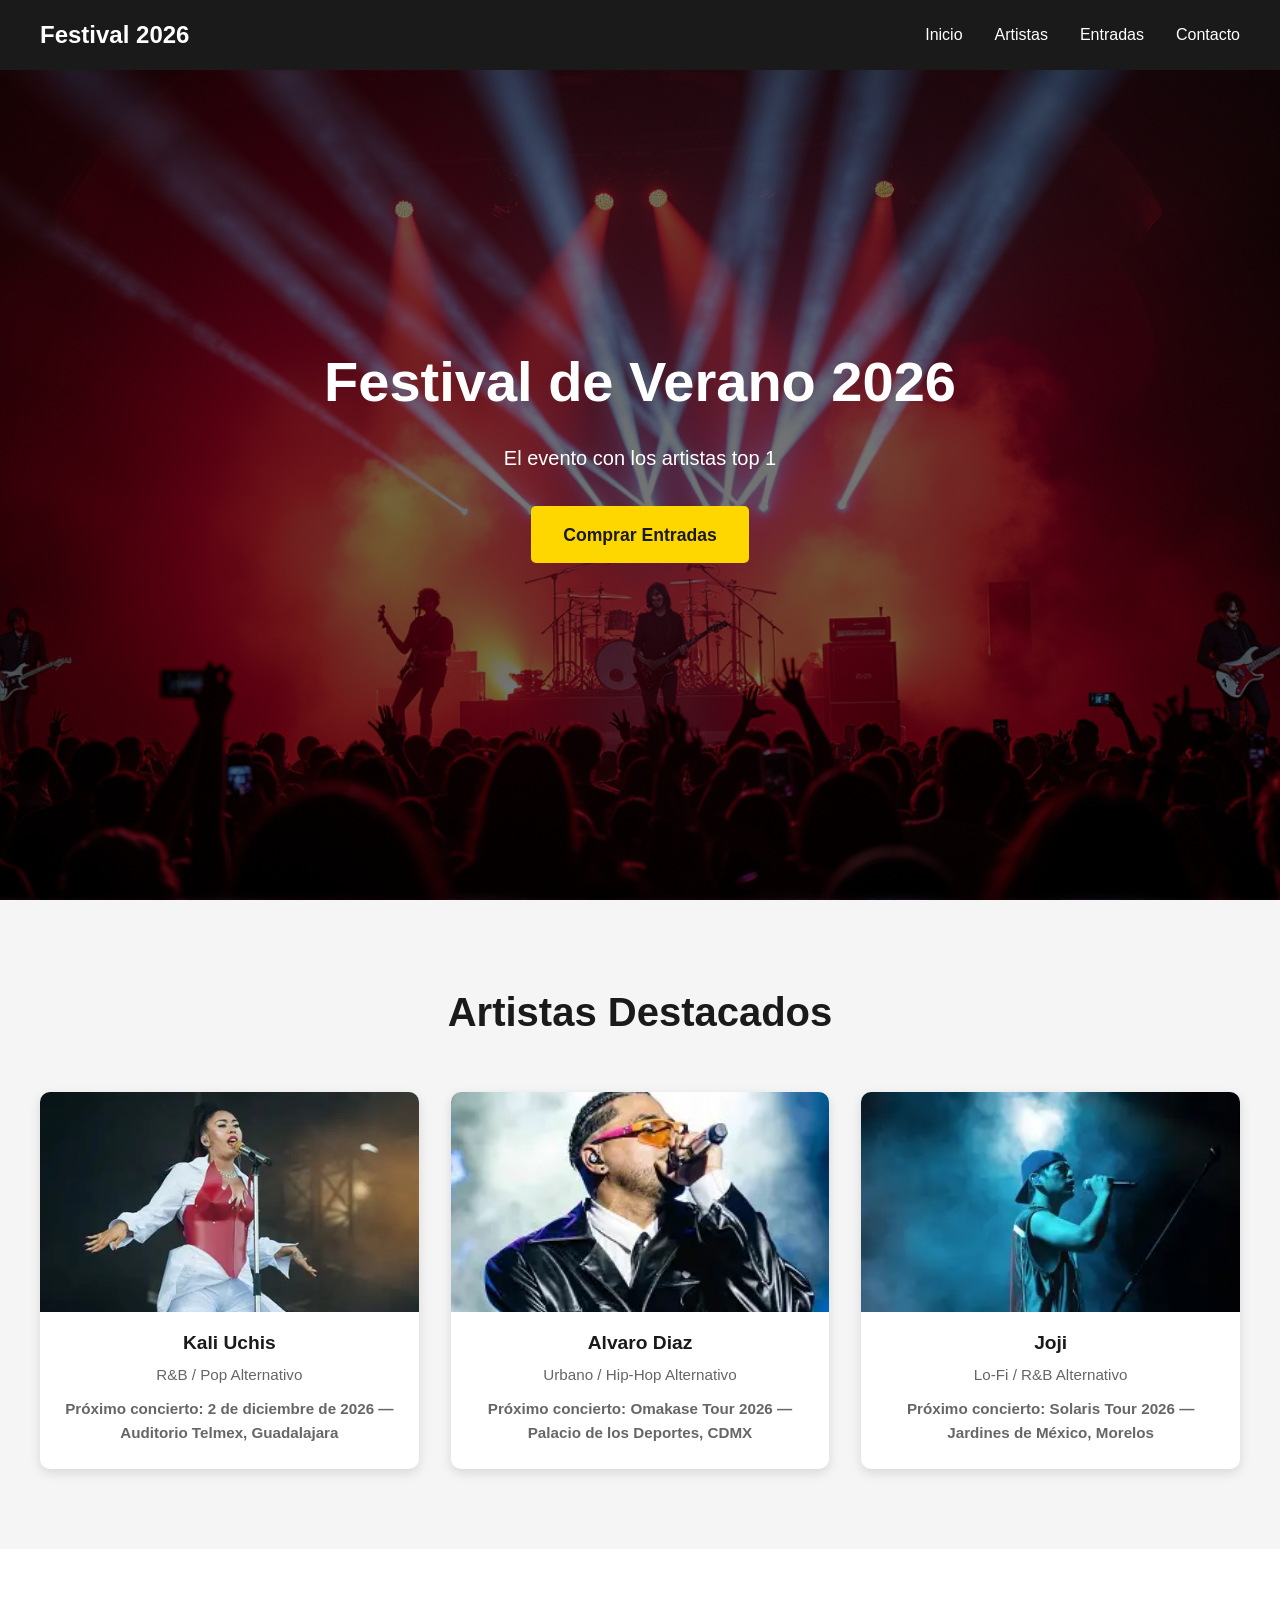
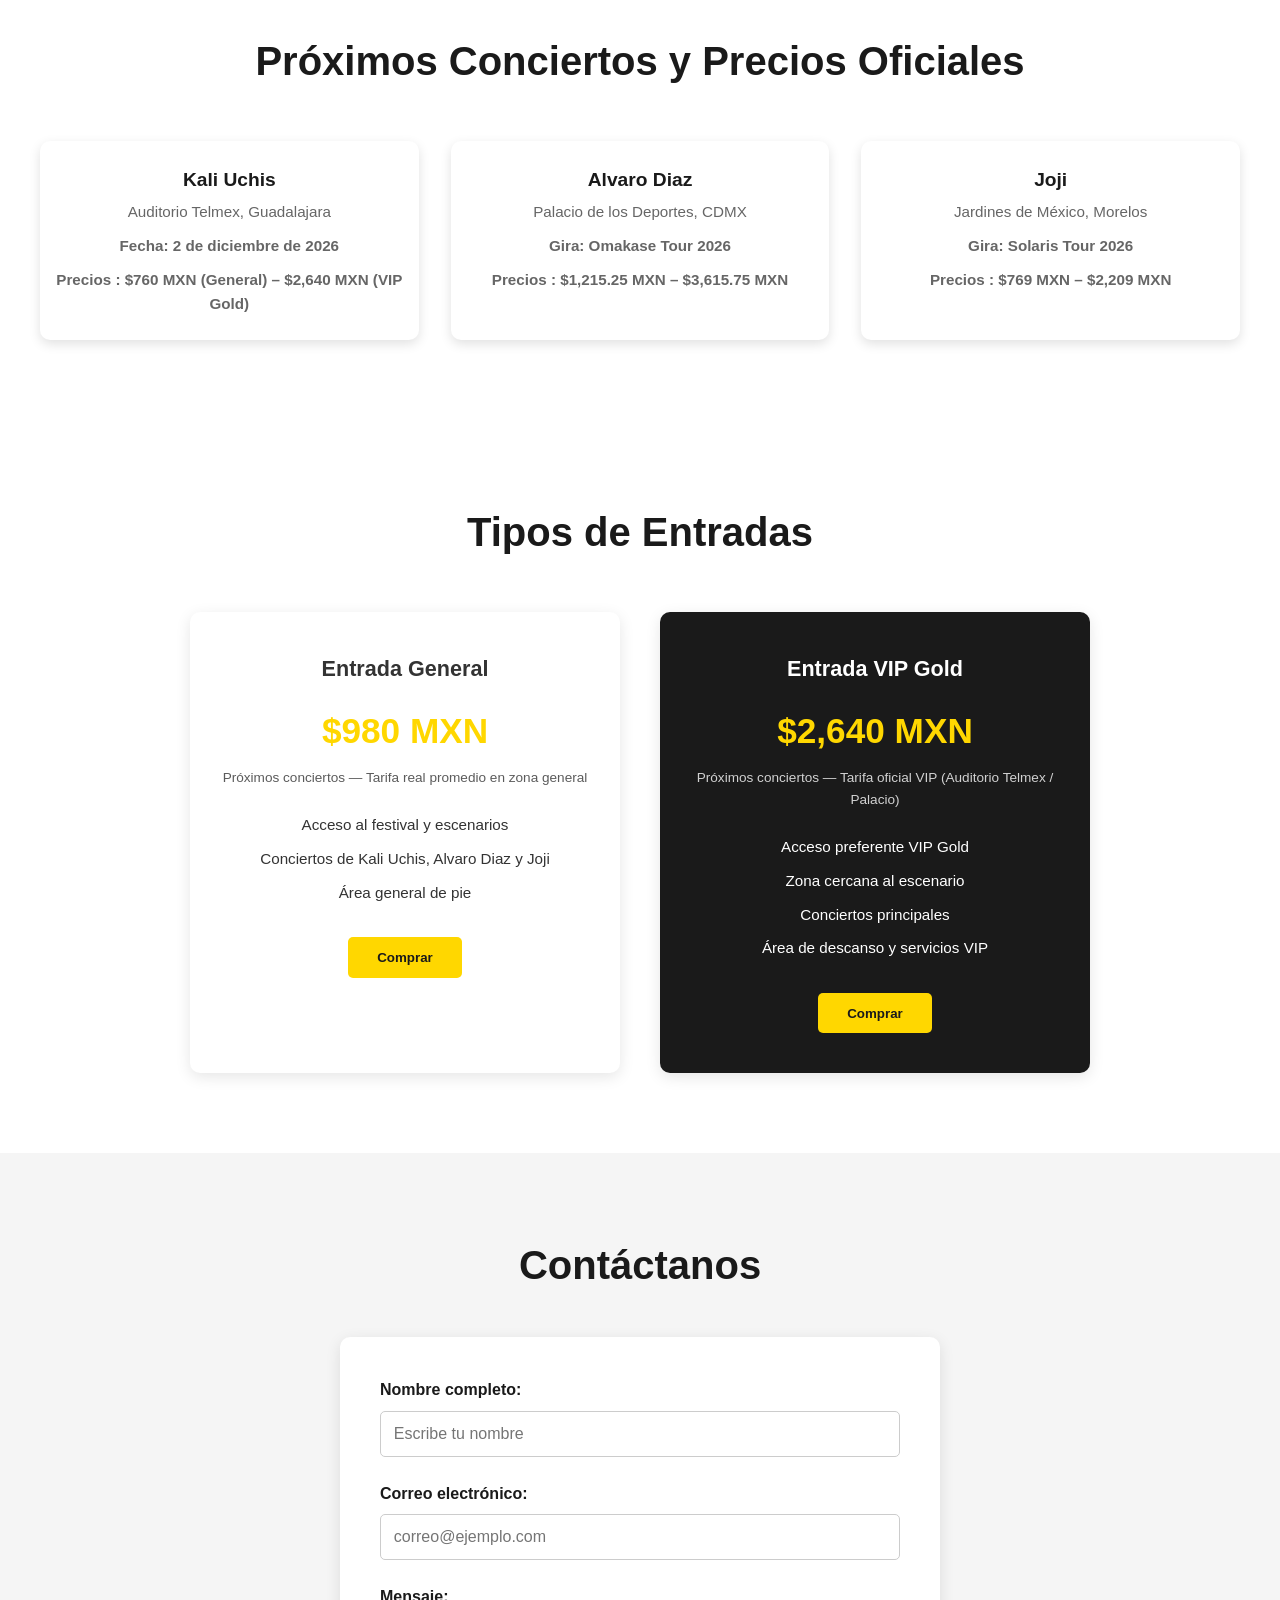
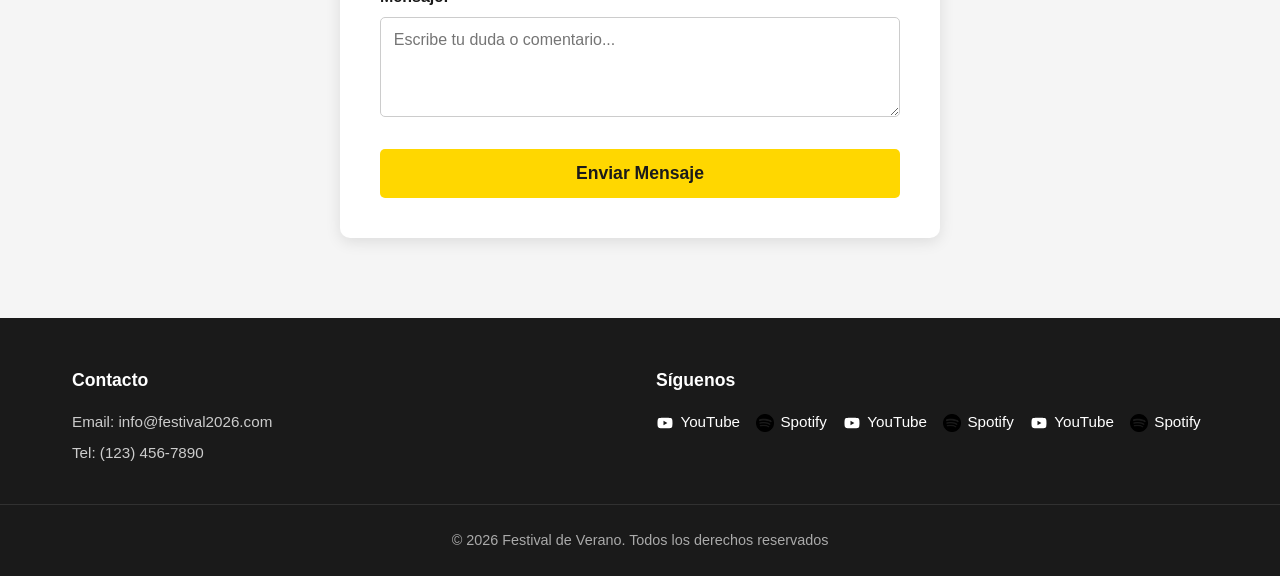
<file: index.html>
<!DOCTYPE html>
<html lang="es">
<head>
    <meta charset="UTF-8">
    <meta name="viewport" content="width=device-width, initial-scale=1.0">
    <title>Proyecto_9_Ambrosio_Danna</title>
    <link rel="stylesheet" href="styles.css">
    <link rel="shortcut icon" href="./img/sonreir.png" type="image/x-icon">
</head>
<body>
    <header>
        <nav>
            <div class="logo">Festival 2026</div>
            <ul>
                <li><a href="#hero">Inicio</a></li>
                <li><a href="#artistas">Artistas</a></li>
                <li><a href="#entradas">Entradas</a></li>
                <li><a href="#formulario-contacto">Contacto</a></li>
            </ul>
        </nav>
    </header>

    <main>
        <section id="hero">
            <h1>Festival de Verano 2026</h1>
            <p>El evento con los artistas top 1</p>
            <a href="#entradas" class="cta-button">Comprar Entradas</a>
        </section>

        <section id="artistas">
            <h2>Artistas Destacados</h2>
            <div class="artistas-grid">
                <div class="artista-card">
                    <img src="img/kaliii.webp" alt="Kali Uchis">
                    <h3>Kali Uchis</h3>
                    <p>R&B / Pop Alternativo</p>
                    <p class="concierto-info">Próximo concierto: 2 de diciembre de 2026 — Auditorio Telmex, Guadalajara</p>
                </div>
                <div class="artista-card">
                    <img src="img/artista2.webp" alt="Alvaro Diaz">
                    <h3>Alvaro Diaz</h3>
                    <p>Urbano / Hip-Hop Alternativo</p>
                    <p class="concierto-info">Próximo concierto: Omakase Tour 2026 — Palacio de los Deportes, CDMX</p>
                </div>
                <div class="artista-card">
                    <img src="img/artista3.webp" alt="Joji">
                    <h3>Joji</h3>
                    <p>Lo-Fi / R&B Alternativo</p>
                    <p class="concierto-info">Próximo concierto: Solaris Tour 2026 — Jardines de México, Morelos</p>
                </div>
            </div>
        </section>

        <section id="proximos-conciertos">
            <h2>Próximos Conciertos y Precios Oficiales</h2>
            <div class="artistas-grid">
                <div class="artista-card">
                    <h3>Kali Uchis</h3>
                    <p>Auditorio Telmex, Guadalajara</p>
                    <p class="concierto-info">Fecha: 2 de diciembre de 2026</p>
                    <p class="concierto-info">Precios : $760 MXN (General) – $2,640 MXN (VIP Gold)</p>
                </div>
                <div class="artista-card">
                    <h3>Alvaro Diaz</h3>
                    <p>Palacio de los Deportes, CDMX</p>
                    <p class="concierto-info">Gira: Omakase Tour 2026</p>
                    <p class="concierto-info">Precios : $1,215.25 MXN – $3,615.75 MXN</p>
                </div>
                <div class="artista-card">
                    <h3>Joji</h3>
                    <p>Jardines de México, Morelos</p>
                    <p class="concierto-info">Gira: Solaris Tour 2026</p>
                    <p class="concierto-info">Precios : $769 MXN – $2,209 MXN</p>
                </div>
            </div>
        </section>

        <section id="entradas">
            <h2>Tipos de Entradas</h2>
            <div class="entrada-grid">
                <div class="entrada-card">
                    <h3>Entrada General</h3>
                    <p class="precio">$980 MXN</p>
                    <p class="referencia-precio">Próximos conciertos — Tarifa real promedio en zona general</p>
                    <ul>
                        <li>Acceso al festival y escenarios</li>
                        <li>Conciertos de Kali Uchis, Alvaro Diaz y Joji</li>
                        <li>Área general de pie</li>
                    </ul>
                    <button type="button">Comprar</button>
                </div>
                <div class="entrada-card destacada">
                    <h3>Entrada VIP Gold</h3>
                    <p class="precio">$2,640 MXN</p>
                    <p class="referencia-precio">Próximos conciertos — Tarifa oficial VIP (Auditorio Telmex / Palacio)</p>
                    <ul>
                        <li>Acceso preferente VIP Gold</li>
                        <li>Zona cercana al escenario</li>
                        <li>Conciertos principales</li>
                        <li>Área de descanso y servicios VIP</li>
                    </ul>
                    <button type="button">Comprar</button>
                </div>
            </div>
        </section>

        <section id="formulario-contacto">
            <h2>Contáctanos</h2>
           
            <form action="https://formspree.io/f/xoedyzre" method="POST" class="contact-form">
                <div class="form-group">
                    <label for="nombre">Nombre completo:</label>
                    <input type="text" id="nombre" name="nombre" placeholder="Escribe tu nombre" required>
                </div>

                <div class="form-group">
                    <label for="email">Correo electrónico:</label>
                    <input type="email" id="email" name="email" placeholder="correo@ejemplo.com" required>
                </div>

                <div class="form-group">
                    <label for="mensaje">Mensaje:</label>
                    <textarea id="mensaje" name="mensaje" rows="4" placeholder="Escribe tu duda o comentario..." required></textarea>
                </div>

                <button type="submit" class="cta-button">Enviar Mensaje</button>
            </form>
        </section>
    </main>

    <footer id="contacto">
        <div class="footer-content">
            <div class="footer-section">
                <h4>Contacto</h4>
                <p>Email: info@festival2026.com</p>
                <p>Tel: (123) 456-7890</p>
            </div>
            <div class="footer-section">
                <h4>Síguenos</h4>
                <div class="social-links">
                    <a href="https://www.youtube.com/channel/UCQTuAezPu6MOpcIJ1Tz9dNA" target="_blank" rel="noopener noreferrer" class="footer__icons">
                        <img src="./img/youtube.svg" class="footer__img" alt="YouTube">YouTube
                    </a>
                    <a href="https://open.spotify.com/intl-es/artist/6MaM9ZaORjgTKFTaHOTk9k" target="_blank" rel="noopener noreferrer" class="footer__icons">
                        <img src="./img/spotify.png" class="footer__img" alt="Spotify">Spotify
                    </a>
                    <a href="https://www.youtube.com/user/yoAlvaroDiaz?sub_confirmation=1" target="_blank" rel="noopener noreferrer" class="footer__icons">
                        <img src="./img/youtube.svg" class="footer__img" alt="YouTube">YouTube
                    </a>
                    <a href="https://open.spotify.com/intl-es/artist/5J7rXWjtn5HzUkJ4Jet8Fr" target="_blank" rel="noopener noreferrer" class="footer__icons">
                        <img src="./img/spotify.png" class="footer__img" alt="Spotify">Spotify
                    </a>
                     <a href="https://www.youtube.com/joji" target="_blank" rel="noopener noreferrer" class="footer__icons">
                        <img src="./img/youtube.svg" class="footer__img" alt="YouTube">YouTube
                    </a>
                    <a href="https://open.spotify.com/intl-es/artist/3MZsBdqDrRTJihTHQrO6Dq" target="_blank" rel="noopener noreferrer" class="footer__icons">
                        <img src="./img/spotify.png" class="footer__img" alt="Spotify">Spotify
                    </a>
                    </div>
            </div>
        </div>
        <div class="footer-bottom">
            <p>&copy; 2026 Festival de Verano. Todos los derechos reservados</p>
        </div>
    </footer>
</body>
</html>
</file>
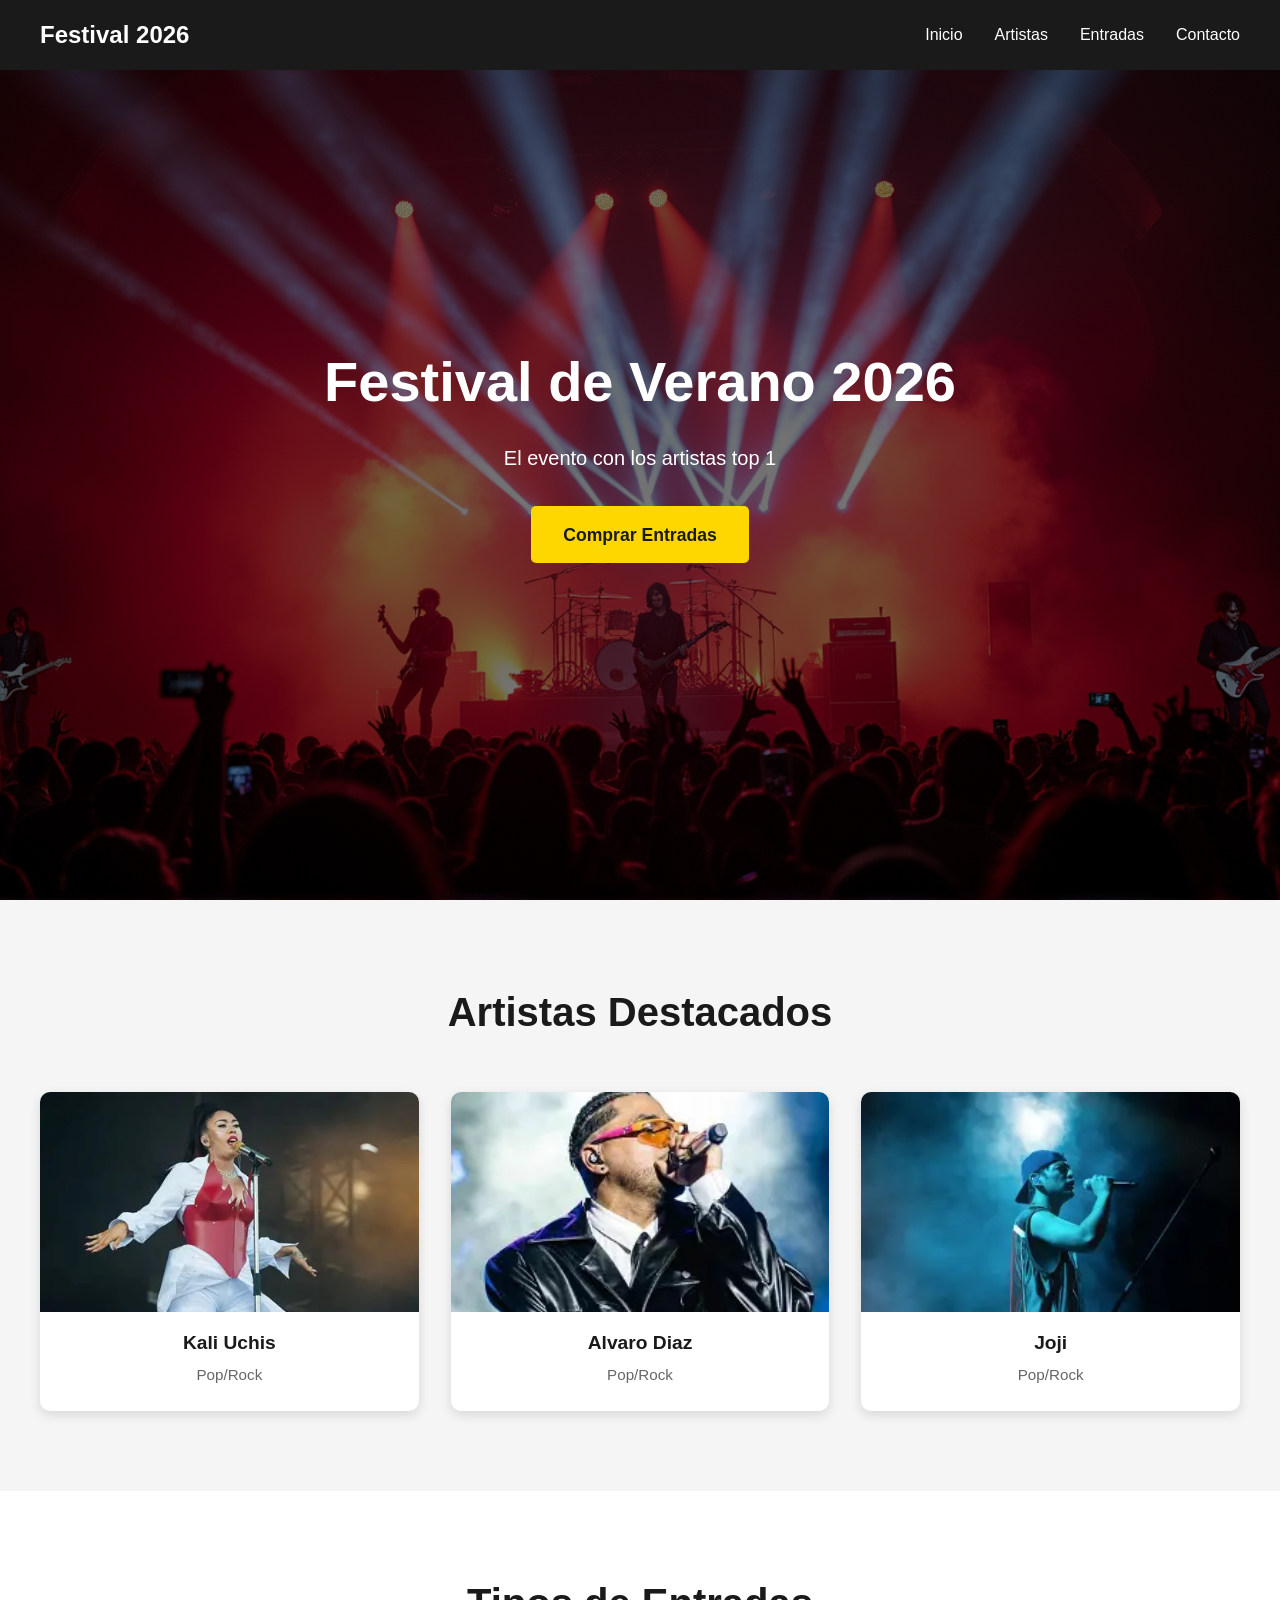
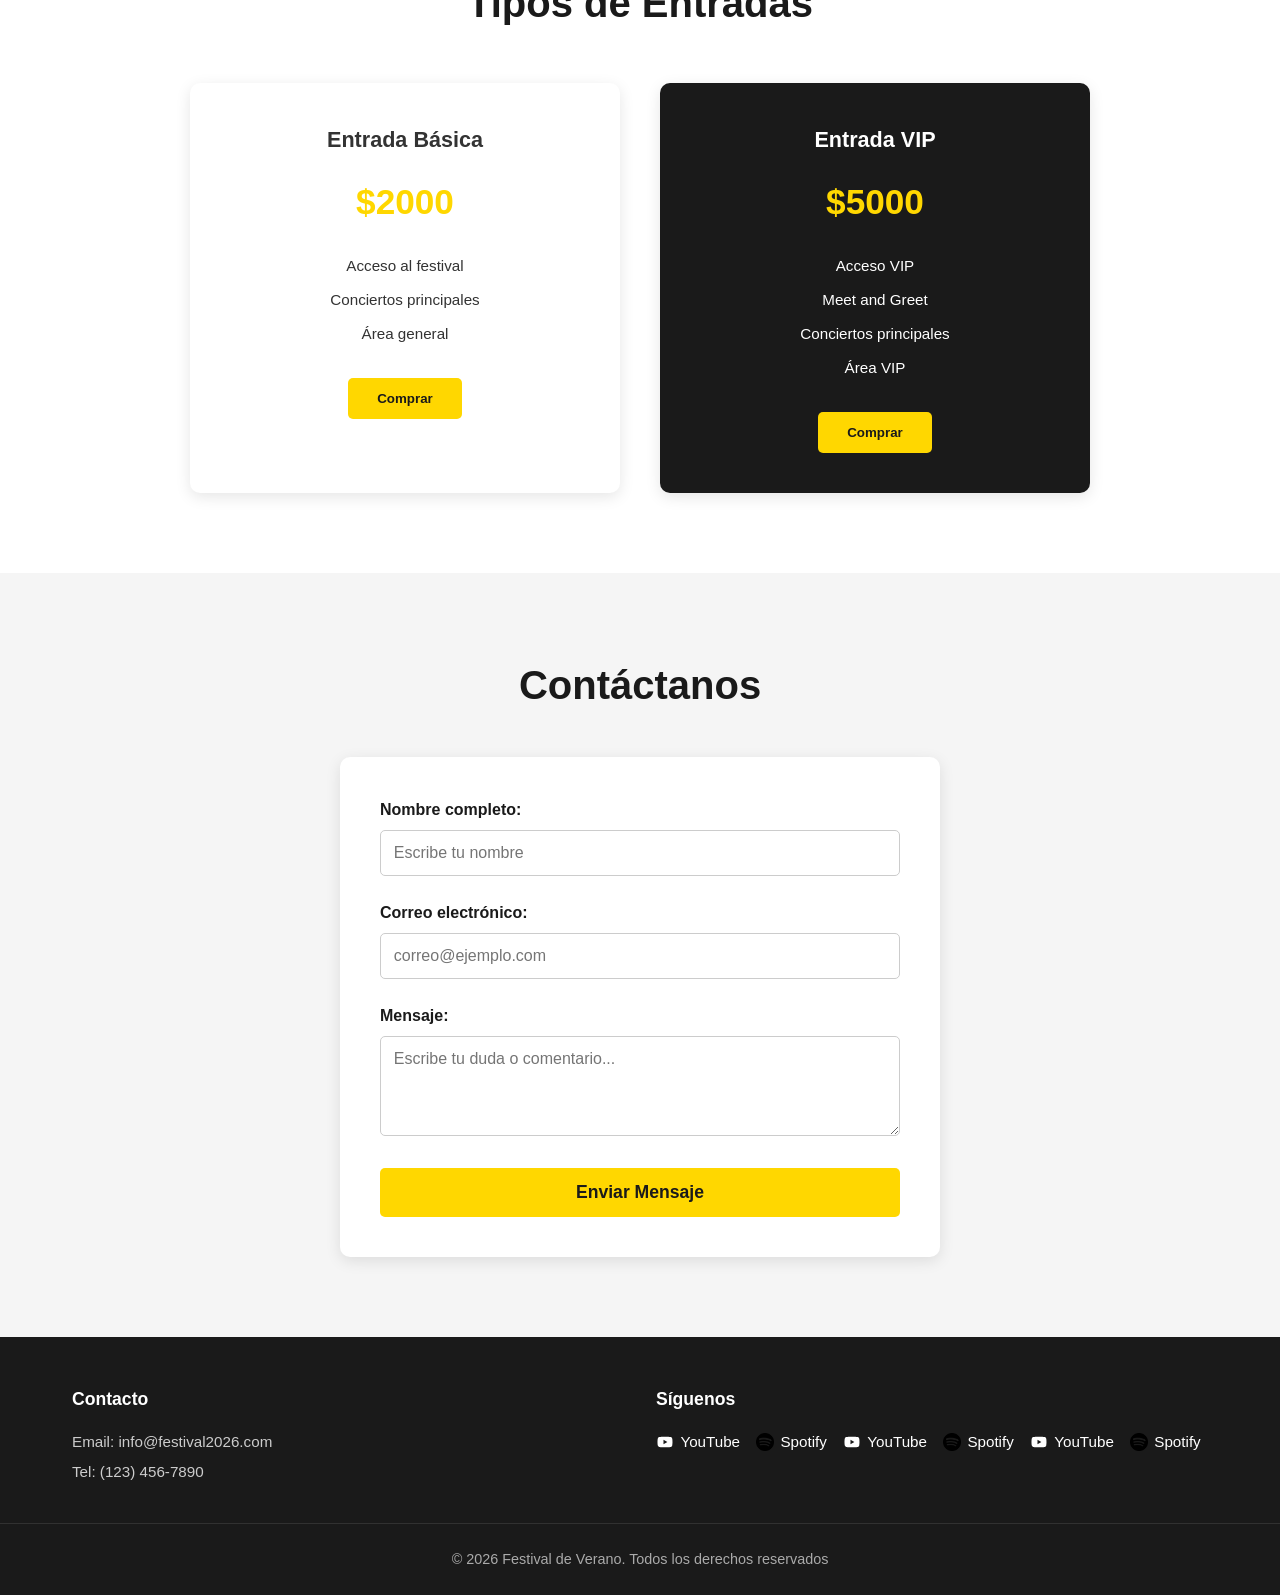
<file: Proyecto_9_Ambrosio_Danna/index.html>
<!DOCTYPE html>
<html lang="es">
<head>
    <meta charset="UTF-8">
    <meta name="viewport" content="width=device-width, initial-scale=1.0">
    <title>Proyecto_9_Ambrosio_Danna</title>
    <link rel="stylesheet" href="styles.css">
    <link rel="shortcut icon" href="./img/sonreir.png" type="image/x-icon">
</head>
<body>
    <header>
        <nav>
            <div class="logo">Festival 2026</div>
            <ul>
                <li><a href="#hero">Inicio</a></li>
                <li><a href="#artistas">Artistas</a></li>
                <li><a href="#entradas">Entradas</a></li>
                <li><a href="#formulario-contacto">Contacto</a></li>
            </ul>
        </nav>
    </header>

    <main>
        <section id="hero">
            <h1>Festival de Verano 2026</h1>
            <p>El evento con los artistas top 1</p>
            <a href="#entradas" class="cta-button">Comprar Entradas</a>
        </section>

        <section id="artistas">
            <h2>Artistas Destacados</h2>
            <div class="artistas-grid">
                <div class="artista-card">
                    <img src="img/kaliii.webp" alt="Kali Uchis">
                    <h3>Kali Uchis</h3>
                    <p>Pop/Rock</p>
                </div>
                <div class="artista-card">
                    <img src="img/artista2.webp" alt="Alvaro Diaz">
                    <h3>Alvaro Diaz</h3>
                    <p>Pop/Rock</p>
                </div>
                <div class="artista-card">
                    <img src="img/artista3.webp" alt="Joji">
                    <h3>Joji</h3>
                    <p>Pop/Rock</p>
                </div>
            </div>
        </section>

        <section id="entradas">
            <h2>Tipos de Entradas</h2>
            <div class="entrada-grid">
                <div class="entrada-card">
                    <h3>Entrada Básica</h3>
                    <p class="precio">$2000</p>
                    <ul>
                        <li>Acceso al festival</li>
                        <li>Conciertos principales</li>
                        <li>Área general</li>
                    </ul>
                    <button type="button">Comprar</button>
                </div>
                <div class="entrada-card destacada">
                    <h3>Entrada VIP</h3>
                    <p class="precio">$5000</p>
                    <ul>
                        <li>Acceso VIP</li>
                        <li>Meet and Greet</li>
                        <li>Conciertos principales</li>
                        <li>Área VIP</li>
                    </ul>
                    <button type="button">Comprar</button>
                </div>
            </div>
        </section>

        <section id="formulario-contacto">
            <h2>Contáctanos</h2>
            <form action="https://formspree.io/f/xoedyzre" method="POST" class="contact-form">
                <div class="form-group">
                    <label for="nombre">Nombre completo:</label>
                    <input type="text" id="nombre" name="nombre" placeholder="Escribe tu nombre" required>
                </div>

                <div class="form-group">
                    <label for="email">Correo electrónico:</label>
                    <input type="email" id="email" name="email" placeholder="correo@ejemplo.com" required>
                </div>

                <div class="form-group">
                    <label for="mensaje">Mensaje:</label>
                    <textarea id="mensaje" name="mensaje" rows="4" placeholder="Escribe tu duda o comentario..." required></textarea>
                </div>

                <button type="submit" class="cta-button">Enviar Mensaje</button>
            </form>
        </section>
    </main>

    <footer id="contacto">
        <div class="footer-content">
            <div class="footer-section">
                <h4>Contacto</h4>
                <p>Email: info@festival2026.com</p>
                <p>Tel: (123) 456-7890</p>
            </div>
            <div class="footer-section">
                <h4>Síguenos</h4>
                <div class="social-links">
                    <a href="https://www.youtube.com/channel/UCQTuAezPu6MOpcIJ1Tz9dNA" target="_blank" rel="noopener noreferrer" class="footer__icons">
                        <img src="./img/youtube.svg" class="footer__img" alt="YouTube">YouTube
                    </a>
                    <a href="https://open.spotify.com/intl-es/artist/6MaM9ZaORjgTKFTaHOTk9k" target="_blank" rel="noopener noreferrer" class="footer__icons">
                        <img src="./img/spotify.png" class="footer__img" alt="Spotify">Spotify
                    </a>
                    <a href="https://www.youtube.com/user/yoAlvaroDiaz?sub_confirmation=1" target="_blank" rel="noopener noreferrer" class="footer__icons">
                        <img src="./img/youtube.svg" class="footer__img" alt="YouTube">YouTube
                    </a>
                    <a href="https://open.spotify.com/intl-es/artist/5J7rXWjtn5HzUkJ4Jet8Fr" target="_blank" rel="noopener noreferrer" class="footer__icons">
                        <img src="./img/spotify.png" class="footer__img" alt="Spotify">Spotify
                    </a>
                    <a href="https://www.youtube.com/channel/UCFl7yKfcRcFmIUbKeCA-SJQ" target="_blank" rel="noopener noreferrer" class="footer__icons">
                        <img src="./img/youtube.svg" class="footer__img" alt="YouTube">YouTube
                    </a>
                    <a href="https://open.spotify.com/intl-es/artist/3MZsBdqDrRTJihTHQrO6Dq" target="_blank" rel="noopener noreferrer" class="footer__icons">
                        <img src="./img/spotify.png" class="footer__img" alt="Spotify">Spotify
                    </a>
                </div>
            </div>
        </div>
        <div class="footer-bottom">
            <p>&copy; 2026 Festival de Verano. Todos los derechos reservados</p>
        </div>
    </footer>
</body>
</html>
</file>
<file: styles.css>
* {
    margin: 0;
    padding: 0;
    box-sizing: border-box;
}

html {
    scroll-behavior: smooth;
}

body {
    font-family: 'Segoe UI', Tahoma, Geneva, Verdana, sans-serif;
    line-height: 1.6;
    color: #333;
    background-color: #ffffff;
}

header {
    background-color: #1a1a1a;
    padding: 1rem 2rem;
    position: fixed;
    width: 100%;
    top: 0;
    z-index: 1000;
}

nav {
    display: flex;
    justify-content: space-between;
    align-items: center;
    max-width: 1200px;
    margin: 0 auto;
}

.logo {
    color: #ffffff;
    font-size: 1.5rem;
    font-weight: bold;
}

nav ul {
    display: flex;
    list-style: none;
    gap: 2rem;
}

nav a {
    color: #ffffff;
    text-decoration: none;
    font-weight: 500;
    transition: color 0.3s ease;
}

nav a:hover {
    color: #ffd700;
}

#hero {
    height: 100vh;
    background: linear-gradient(rgba(0, 0, 0, 0.55), rgba(0, 0, 0, 0.55)), url('img/portadaa.png');
    background-size: cover;
    background-position: center;
    display: flex;
    flex-direction: column;
    justify-content: center;
    align-items: center;
    text-align: center;
    color: #ffffff;
    padding: 2rem;
}

#hero h1 {
    font-size: 3.5rem;
    margin-bottom: 1rem;
}

#hero p {
    font-size: 1.25rem;
    margin-bottom: 2rem;
}

.cta-button {
    display: inline-block;
    background-color: #ffd700;
    color: #1a1a1a;
    text-decoration: none;
    font-weight: bold;
    border: none;
    padding: 0.9rem 2rem;
    font-size: 1.1rem;
    border-radius: 5px;
    cursor: pointer;
    transition: transform 0.3s ease, background-color 0.3s ease;
}

.cta-button:hover {
    transform: scale(1.05);
}

/* Sección Artistas */
#artistas {
    padding: 5rem 2rem;
    background-color: #f5f5f5;
}

#artistas h2 {
    text-align: center;
    margin-bottom: 3rem;
    font-size: 2.5rem;
    color: #1a1a1a;
}

.artistas-grid {
    display: grid;
    grid-template-columns: repeat(auto-fit, minmax(280px, 1fr));
    gap: 2rem;
    max-width: 1200px;
    margin: 0 auto;
}

.artista-card {
    background-color: #ffffff;
    border-radius: 10px;
    overflow: hidden;
    box-shadow: 0 4px 12px rgba(0, 0, 0, 0.12);
    text-align: center;
    padding-bottom: 1.5rem;
    transition: transform 0.25s ease;
}

.artista-card:hover {
    transform: translateY(-5px);
}

.artista-card img {
    width: 100%;
    height: 220px;
    object-fit: cover;
    display: block;
    margin-bottom: 1rem;
}

.artista-card h3 {
    padding: 0 1rem;
    margin-bottom: 0.25rem;
    font-size: 1.2rem;
    color: #1a1a1a;
}

.artista-card p {
    color: #666666;
    font-size: 0.95rem;
}

/* Sección Entradas */
#entradas {
    padding: 5rem 2rem;
    background-color: #ffffff;
}

#entradas h2 {
    text-align: center;
    margin-bottom: 3rem;
    font-size: 2.5rem;
    color: #1a1a1a;
}

.entrada-grid {
    display: grid;
    grid-template-columns: repeat(auto-fit, minmax(300px, 1fr));
    gap: 2.5rem;
    max-width: 900px;
    margin: 0 auto;
}

.entrada-card {
    background-color: #ffffff;
    border-radius: 10px;
    padding: 2.5rem 2rem;
    text-align: center;
    box-shadow: 0 4px 15px rgba(0, 0, 0, 0.1);
    transition: transform 0.25s ease;
}

.entrada-card.destacada {
    background-color: #1a1a1a;
    color: #ffffff;
}

.entrada-card:hover {
    transform: translateY(-5px);
}

.entrada-card h3 {
    font-size: 1.35rem;
    margin-bottom: 1rem;
}

.precio {
    font-size: 2.2rem;
    font-weight: bold;
    color: #ffd700;
    margin-bottom: 1.5rem;
}

.entrada-card ul {
    list-style: none;
    margin-bottom: 2rem;
}

.entrada-card li {
    margin-bottom: 0.6rem;
    font-size: 0.95rem;
}

.entrada-card button {
    background-color: #ffd700;
    color: #1a1a1a;
    font-weight: bold;
    border: none;
    padding: 0.8rem 1.8rem;
    border-radius: 5px;
    cursor: pointer;
    transition: transform 0.25s ease;
}

.entrada-card button:hover {
    transform: scale(1.05);
}

/* Sección Formulario de Contacto */
#formulario-contacto {
    padding: 5rem 2rem;
    background-color: #f5f5f5;
}

#formulario-contacto h2 {
    text-align: center;
    margin-bottom: 2.5rem;
    font-size: 2.5rem;
    color: #1a1a1a;
}

.contact-form {
    max-width: 600px;
    margin: 0 auto;
    background-color: #ffffff;
    padding: 2.5rem;
    border-radius: 10px;
    box-shadow: 0 4px 15px rgba(0, 0, 0, 0.1);
}

.form-group {
    margin-bottom: 1.5rem;
    text-align: left;
}

.form-group label {
    display: block;
    margin-bottom: 0.5rem;
    font-weight: 600;
    color: #1a1a1a;
}

.form-group input,
.form-group textarea {
    width: 100%;
    padding: 0.8rem;
    border: 1px solid #cccccc;
    border-radius: 5px;
    font-family: inherit;
    font-size: 1rem;
}

.form-group input:focus,
.form-group textarea:focus {
    outline: none;
    border-color: #ffd700;
}

.contact-form button {
    width: 100%;
}

/* Footer */
footer {
    background-color: #1a1a1a;
    color: #ffffff;
}

.footer-content {
    display: grid;
    grid-template-columns: repeat(auto-fit, minmax(260px, 1fr));
    gap: 2rem;
    max-width: 1200px;
    margin: 0 auto;
    padding: 3rem 2rem 2rem;
}

.footer-section h4 {
    margin-bottom: 1rem;
    font-size: 1.1rem;
    color: #ffffff;
}

.footer-section p {
    color: #cccccc;
    font-size: 0.95rem;
    margin-bottom: 0.4rem;
}

.social-links {
    display: flex;
    flex-wrap: wrap;
    gap: 1rem;
}

.footer__icons {
    display: inline-flex;
    align-items: center;
    gap: 0.4rem;
    color: #ffffff;
    text-decoration: none;
    font-size: 0.95rem;
    transition: color 0.3s ease;
}

.footer__icons:hover {
    color: #ffd700;
}

.footer__img {
    width: 18px;
    height: 18px;
    object-fit: contain;
}

.footer-bottom {
    text-align: center;
    padding: 1.5rem 2rem;
    border-top: 1px solid rgba(255, 255, 255, 0.1);
    color: #aaaaaa;
    font-size: 0.9rem;
}

@media (max-width: 430px) {
    header {
        position: static;
    }
    nav {
        flex-direction: column;
        gap: 1rem;
    }
    nav ul {
        flex-direction: column;
        text-align: center;
    }
}
.concierto-info {
    margin-top: 0.6rem;
    padding: 0 1rem;
    font-size: 0.85rem;
    font-weight: 600;
    color: #1a1a1a;
}

.referencia-precio {
    font-size: 0.85rem;
    opacity: 0.8;
    margin-top: -1rem;
    margin-bottom: 1.5rem;
}
#proximos-conciertos {
    padding: 5rem 2rem;
    background-color: #ffffff;
}

#proximos-conciertos h2 {
    text-align: center;
    margin-bottom: 3rem;
    font-size: 2.5rem;
    color: #1a1a1a;
}

#proximos-conciertos .artista-card {
    padding-top: 1.5rem;
}
</file>
<file: Proyecto_9_Ambrosio_Danna/styles.css>
* {
    margin: 0;
    padding: 0;
    box-sizing: border-box;
}

html {
    scroll-behavior: smooth;
}

body {
    font-family: 'Segoe UI', Tahoma, Geneva, Verdana, sans-serif;
    line-height: 1.6;
    color: #333;
    background-color: #ffffff;
}

header {
    background-color: #1a1a1a;
    padding: 1rem 2rem;
    position: fixed;
    width: 100%;
    top: 0;
    z-index: 1000;
}

nav {
    display: flex;
    justify-content: space-between;
    align-items: center;
    max-width: 1200px;
    margin: 0 auto;
}

.logo {
    color: #ffffff;
    font-size: 1.5rem;
    font-weight: bold;
}

nav ul {
    display: flex;
    list-style: none;
    gap: 2rem;
}

nav a {
    color: #ffffff;
    text-decoration: none;
    font-weight: 500;
    transition: color 0.3s ease;
}

nav a:hover {
    color: #ffd700;
}

#hero {
    height: 100vh;
    background: linear-gradient(rgba(0, 0, 0, 0.55), rgba(0, 0, 0, 0.55)), url('img/portadaa.png');
    background-size: cover;
    background-position: center;
    display: flex;
    flex-direction: column;
    justify-content: center;
    align-items: center;
    text-align: center;
    color: #ffffff;
    padding: 2rem;
}

#hero h1 {
    font-size: 3.5rem;
    margin-bottom: 1rem;
}

#hero p {
    font-size: 1.25rem;
    margin-bottom: 2rem;
}

.cta-button {
    display: inline-block;
    background-color: #ffd700;
    color: #1a1a1a;
    text-decoration: none;
    font-weight: bold;
    border: none;
    padding: 0.9rem 2rem;
    font-size: 1.1rem;
    border-radius: 5px;
    cursor: pointer;
    transition: transform 0.3s ease, background-color 0.3s ease;
}

.cta-button:hover {
    transform: scale(1.05);
}

/* Sección Artistas */
#artistas {
    padding: 5rem 2rem;
    background-color: #f5f5f5;
}

#artistas h2 {
    text-align: center;
    margin-bottom: 3rem;
    font-size: 2.5rem;
    color: #1a1a1a;
}

.artistas-grid {
    display: grid;
    grid-template-columns: repeat(auto-fit, minmax(280px, 1fr));
    gap: 2rem;
    max-width: 1200px;
    margin: 0 auto;
}

.artista-card {
    background-color: #ffffff;
    border-radius: 10px;
    overflow: hidden;
    box-shadow: 0 4px 12px rgba(0, 0, 0, 0.12);
    text-align: center;
    padding-bottom: 1.5rem;
    transition: transform 0.25s ease;
}

.artista-card:hover {
    transform: translateY(-5px);
}

.artista-card img {
    width: 100%;
    height: 220px;
    object-fit: cover;
    display: block;
    margin-bottom: 1rem;
}

.artista-card h3 {
    padding: 0 1rem;
    margin-bottom: 0.25rem;
    font-size: 1.2rem;
    color: #1a1a1a;
}

.artista-card p {
    color: #666666;
    font-size: 0.95rem;
}

/* Sección Entradas */
#entradas {
    padding: 5rem 2rem;
    background-color: #ffffff;
}

#entradas h2 {
    text-align: center;
    margin-bottom: 3rem;
    font-size: 2.5rem;
    color: #1a1a1a;
}

.entrada-grid {
    display: grid;
    grid-template-columns: repeat(auto-fit, minmax(300px, 1fr));
    gap: 2.5rem;
    max-width: 900px;
    margin: 0 auto;
}

.entrada-card {
    background-color: #ffffff;
    border-radius: 10px;
    padding: 2.5rem 2rem;
    text-align: center;
    box-shadow: 0 4px 15px rgba(0, 0, 0, 0.1);
    transition: transform 0.25s ease;
}

.entrada-card.destacada {
    background-color: #1a1a1a;
    color: #ffffff;
}

.entrada-card:hover {
    transform: translateY(-5px);
}

.entrada-card h3 {
    font-size: 1.35rem;
    margin-bottom: 1rem;
}

.precio {
    font-size: 2.2rem;
    font-weight: bold;
    color: #ffd700;
    margin-bottom: 1.5rem;
}

.entrada-card ul {
    list-style: none;
    margin-bottom: 2rem;
}

.entrada-card li {
    margin-bottom: 0.6rem;
    font-size: 0.95rem;
}

.entrada-card button {
    background-color: #ffd700;
    color: #1a1a1a;
    font-weight: bold;
    border: none;
    padding: 0.8rem 1.8rem;
    border-radius: 5px;
    cursor: pointer;
    transition: transform 0.25s ease;
}

.entrada-card button:hover {
    transform: scale(1.05);
}

/* Sección Formulario de Contacto */
#formulario-contacto {
    padding: 5rem 2rem;
    background-color: #f5f5f5;
}

#formulario-contacto h2 {
    text-align: center;
    margin-bottom: 2.5rem;
    font-size: 2.5rem;
    color: #1a1a1a;
}

.contact-form {
    max-width: 600px;
    margin: 0 auto;
    background-color: #ffffff;
    padding: 2.5rem;
    border-radius: 10px;
    box-shadow: 0 4px 15px rgba(0, 0, 0, 0.1);
}

.form-group {
    margin-bottom: 1.5rem;
    text-align: left;
}

.form-group label {
    display: block;
    margin-bottom: 0.5rem;
    font-weight: 600;
    color: #1a1a1a;
}

.form-group input,
.form-group textarea {
    width: 100%;
    padding: 0.8rem;
    border: 1px solid #cccccc;
    border-radius: 5px;
    font-family: inherit;
    font-size: 1rem;
}

.form-group input:focus,
.form-group textarea:focus {
    outline: none;
    border-color: #ffd700;
}

.contact-form button {
    width: 100%;
}

/* Footer */
footer {
    background-color: #1a1a1a;
    color: #ffffff;
}

.footer-content {
    display: grid;
    grid-template-columns: repeat(auto-fit, minmax(260px, 1fr));
    gap: 2rem;
    max-width: 1200px;
    margin: 0 auto;
    padding: 3rem 2rem 2rem;
}

.footer-section h4 {
    margin-bottom: 1rem;
    font-size: 1.1rem;
    color: #ffffff;
}

.footer-section p {
    color: #cccccc;
    font-size: 0.95rem;
    margin-bottom: 0.4rem;
}

.social-links {
    display: flex;
    flex-wrap: wrap;
    gap: 1rem;
}

.footer__icons {
    display: inline-flex;
    align-items: center;
    gap: 0.4rem;
    color: #ffffff;
    text-decoration: none;
    font-size: 0.95rem;
    transition: color 0.3s ease;
}

.footer__icons:hover {
    color: #ffd700;
}

.footer__img {
    width: 18px;
    height: 18px;
    object-fit: contain;
}

.footer-bottom {
    text-align: center;
    padding: 1.5rem 2rem;
    border-top: 1px solid rgba(255, 255, 255, 0.1);
    color: #aaaaaa;
    font-size: 0.9rem;
}

@media (max-width: 430px) {
    header {
        position: static;
    }
    nav {
        flex-direction: column;
        gap: 1rem;
    }
    nav ul {
        flex-direction: column;
        text-align: center;
    }
}
</file>
